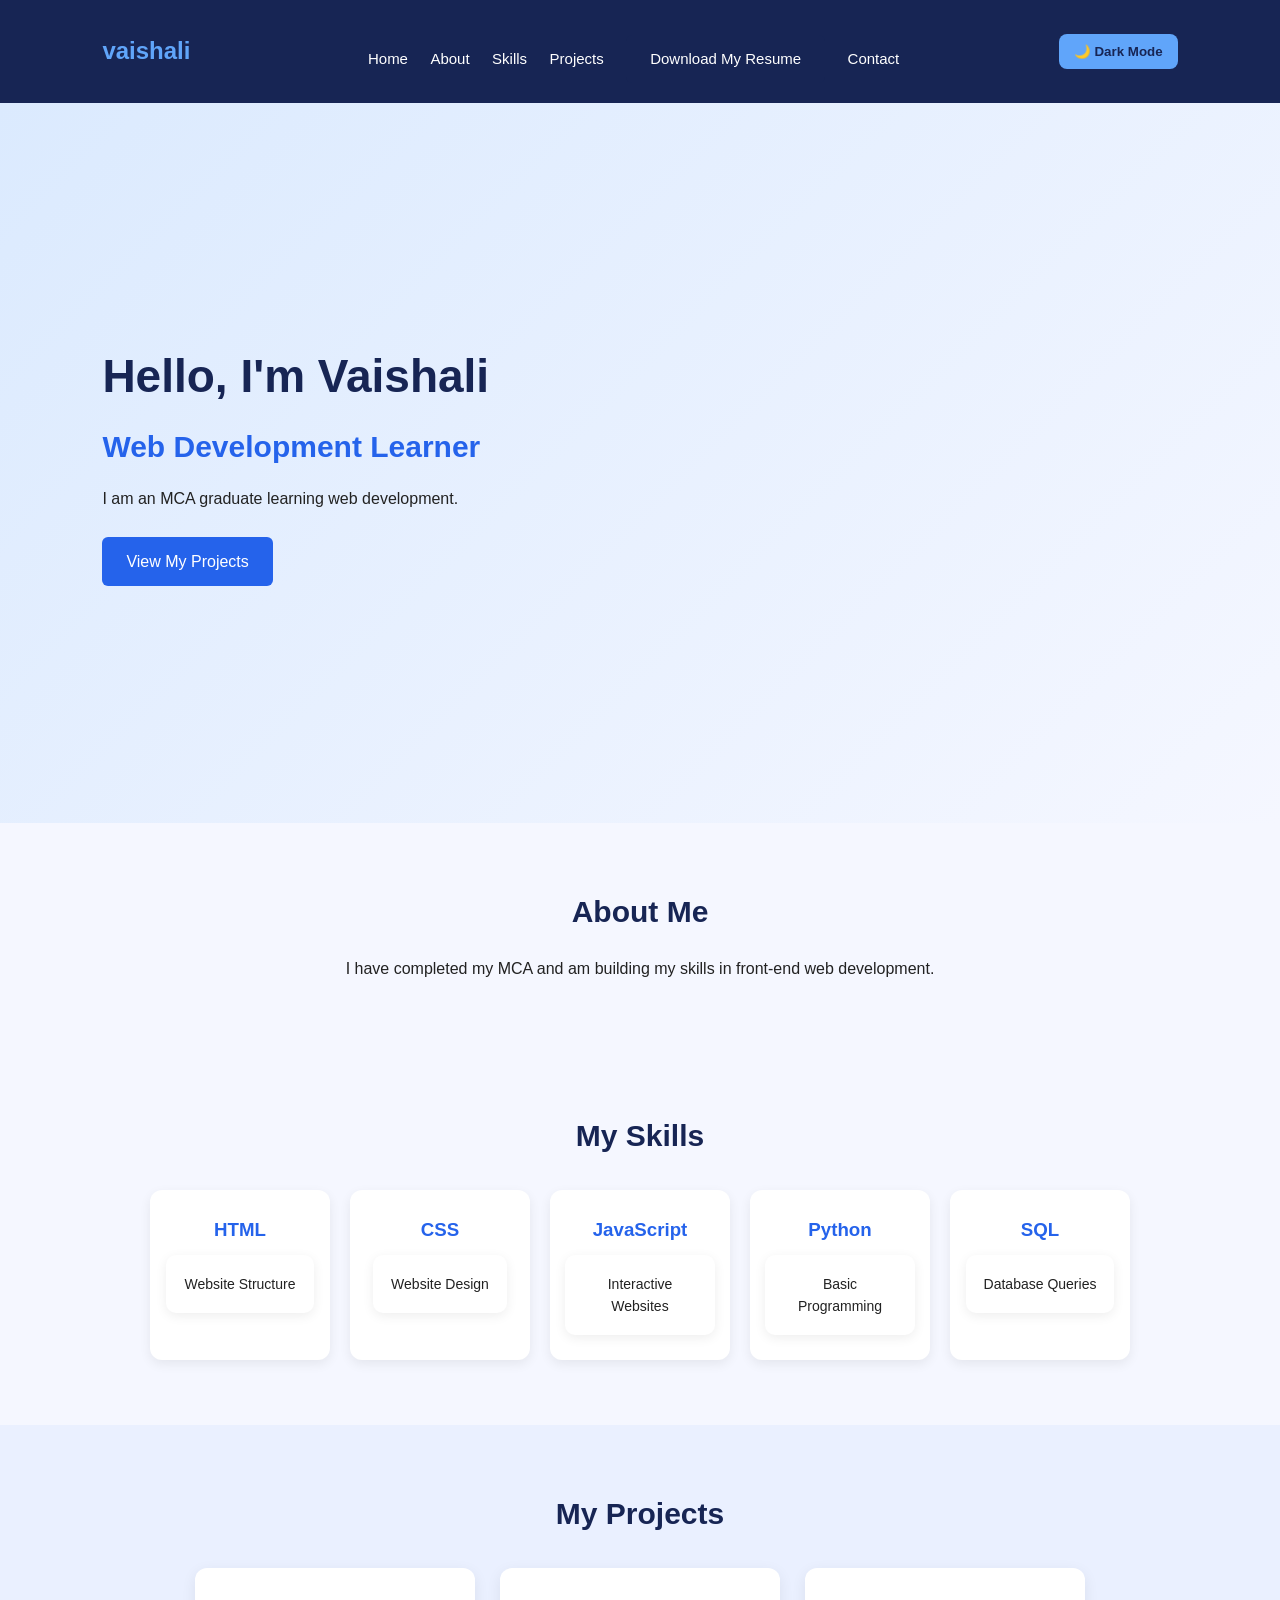
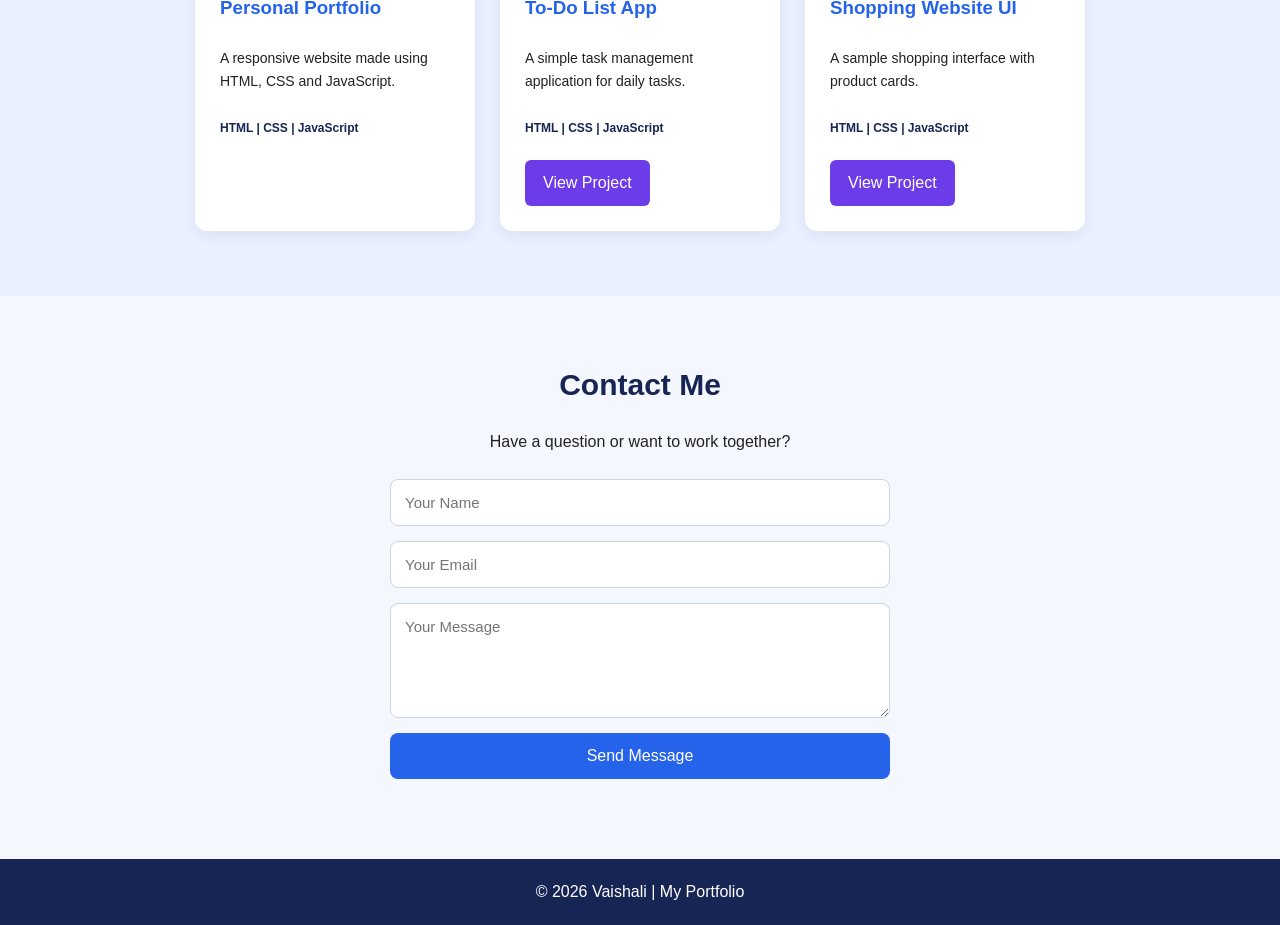
<file: index.html>
<!DOCTYPE html>
<html lang="en">
<head>
    <meta charset="UTF-8">
    <meta name="viewport" content="width=device-width, initial-scale=1.0">
    <title>Document</title>
    <link rel="stylesheet" href="style.css">
</head>
<body>
    <header>
        <h2>vaishali</h2>
        <nav>
            <a href="#home">Home</a>
            <a href="#about">About</a>
           <a href="#skills">Skills</a>
           <a href="#projects">Projects</a>
            <a href="resume.pdf" download class="resume-btn">Download My Resume</a>

            <a href="#contact">Contact</a>
        </nav>
        
        <button id="themeToggle">🌙 Dark Mode</button>

    </header>
    <section id="home">
        <h1>Hello, I'm Vaishali</h1>
        <h2>Web Development Learner</h2>
        <p>I am an MCA graduate learning web development.</p>
        <a href="#projects">View My Projects</a>
    </section>

    <section id="about">
        <h2>About Me</h2>
        <p>I have completed my MCA and am building
        my skills in front-end web development.</p>
    </section>

   
<section id="skills">
    <h2>My Skills</h2>

    <div class="skills-container">
        <div class="skill-card">
            <h3>HTML</h3>
            <p>Website Structure</p>
        </div>

        <div class="skill-card">
            <h3>CSS</h3>
            <p>Website Design</p>
        </div>

        <div class="skill-card">
            <h3>JavaScript</h3>
            <p>Interactive Websites</p>
        </div>

        <div class="skill-card">
            <h3>Python</h3>
            <p>Basic Programming</p>
        </div>

        <div class="skill-card">
            <h3>SQL</h3>
            <p>Database Queries</p>
        </div>
    </div>
</section>

   
<section id="projects">
    <h2>My Projects</h2>

    <div class="projects-container">

        <div class="project-card">
            <h3>Personal Portfolio</h3>
            <p>A responsive website made using HTML, CSS and JavaScript.</p>
            <span>HTML | CSS | JavaScript</span>
        </div>

       
       <div class="project-card">
         <h3>To-Do List App</h3>
         <p>A simple task management application for daily tasks.</p>
         <span>HTML | CSS | JavaScript</span>
         <a href="./todo.html">View Project</a>
       </div>

      <div class="project-card">
        <h3>Shopping Website UI</h3>
        <p>A sample shopping interface with product cards.</p>
        <span>HTML | CSS | JavaScript</span>
        <a href="./shopping.html">View Project</a>
      </div>

 </div>
</section>
<section id="contact">
    <h2>Contact Me</h2>
    <p>Have a question or want to work together?</p>

    <form id="contactForm">
        <input
            type="text"
            id="name"
            placeholder="Your Name"
            required
        >

        <input
            type="email"
            id="email"
            placeholder="Your Email"
            required
        >

        <textarea
            id="message"
            placeholder="Your Message"
            rows="5"
            required
        ></textarea>

        <button type="submit">Send Message</button>

        <p id="formStatus"></p>
    </form>
</section>


    <footer>
        <p>© 2026 Vaishali | My Portfolio</p>
    </footer>

    <script src="script.js"></script>
</body>
</html>
</file>
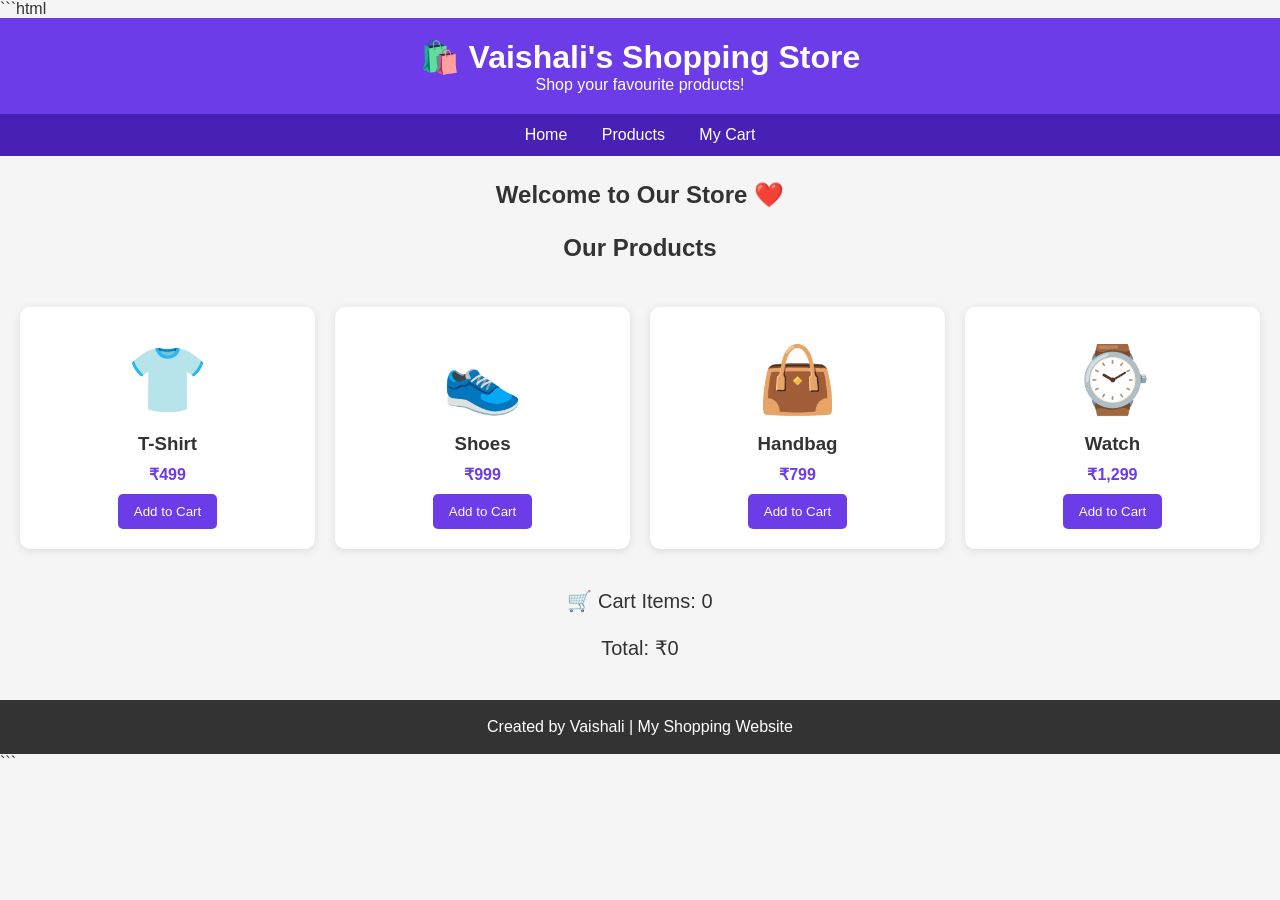
<file: shoping.html>
```html
<!DOCTYPE html>
<html lang="en">
<head>
    <meta charset="UTF-8">
    <meta name="viewport" content="width=device-width, initial-scale=1.0">
    <title>Vaishali's Shopping Store</title>

    <style>
        * {
            margin: 0;
            padding: 0;
            box-sizing: border-box;
        }

        body {
            font-family: Arial, sans-serif;
            background: #f5f5f5;
            color: #333;
        }

        header {
            background: #6c3ce9;
            color: white;
            padding: 20px;
            text-align: center;
        }

        nav {
            background: #4820b5;
            padding: 12px;
            text-align: center;
        }

        nav a {
            color: white;
            text-decoration: none;
            margin: 15px;
        }

        h2 {
            text-align: center;
            margin: 25px;
        }

        .products {
            display: grid;
            grid-template-columns: repeat(auto-fit, minmax(200px, 1fr));
            gap: 20px;
            padding: 20px;
        }

        .product {
            background: white;
            padding: 20px;
            text-align: center;
            border-radius: 10px;
            box-shadow: 0 2px 8px #ddd;
        }

        .product .emoji {
            font-size: 65px;
            margin: 15px;
        }

        .product h3 {
            margin: 10px;
        }

        .product p {
            color: #6c3ce9;
            font-weight: bold;
            margin: 10px;
        }

        button {
            background: #6c3ce9;
            color: white;
            border: none;
            padding: 10px 16px;
            border-radius: 5px;
            cursor: pointer;
        }

        button:hover {
            background: #4820b5;
        }

        #cart {
            text-align: center;
            padding: 20px;
            font-size: 20px;
        }

        footer {
            background: #333;
            color: white;
            text-align: center;
            padding: 18px;
            margin-top: 20px;
        }
    </style>
</head>

<body>

    <header>
        <h1>🛍️ Vaishali's Shopping Store</h1>
        <p>Shop your favourite products!</p>
    </header>

    <nav>
        <a href="#home">Home</a>
        <a href="#products">Products</a>
        <a href="#cart">My Cart</a>
    </nav>

    <section id="home">
        <h2>Welcome to Our Store ❤️</h2>
    </section>

    <section id="products">
        <h2>Our Products</h2>

        <div class="products">

            <div class="product">
                <div class="emoji">👕</div>
                <h3>T-Shirt</h3>
                <p>₹499</p>
                <button onclick="addToCart(499)">Add to Cart</button>
            </div>

            <div class="product">
                <div class="emoji">👟</div>
                <h3>Shoes</h3>
                <p>₹999</p>
                <button onclick="addToCart(999)">Add to Cart</button>
            </div>

            <div class="product">
                <div class="emoji">👜</div>
                <h3>Handbag</h3>
                <p>₹799</p>
                <button onclick="addToCart(799)">Add to Cart</button>
            </div>

            <div class="product">
                <div class="emoji">⌚</div>
                <h3>Watch</h3>
                <p>₹1,299</p>
                <button onclick="addToCart(1299)">Add to Cart</button>
            </div>

        </div>
    </section>

    <section id="cart">
        🛒 Cart Items: <span id="count">0</span>
        <br><br>
        Total: ₹<span id="total">0</span>
    </section>

    <footer>
        <p>Created by Vaishali | My Shopping Website</p>
    </footer>

    <script>
        let count = 0;
        let total = 0;

        function addToCart(price) {
            count++;
            total += price;

            document.getElementById("count").textContent = count;
            document.getElementById("total").textContent = total;

            alert("Product added to cart!");
        }
    </script>

</body>
</html>
```
</file>
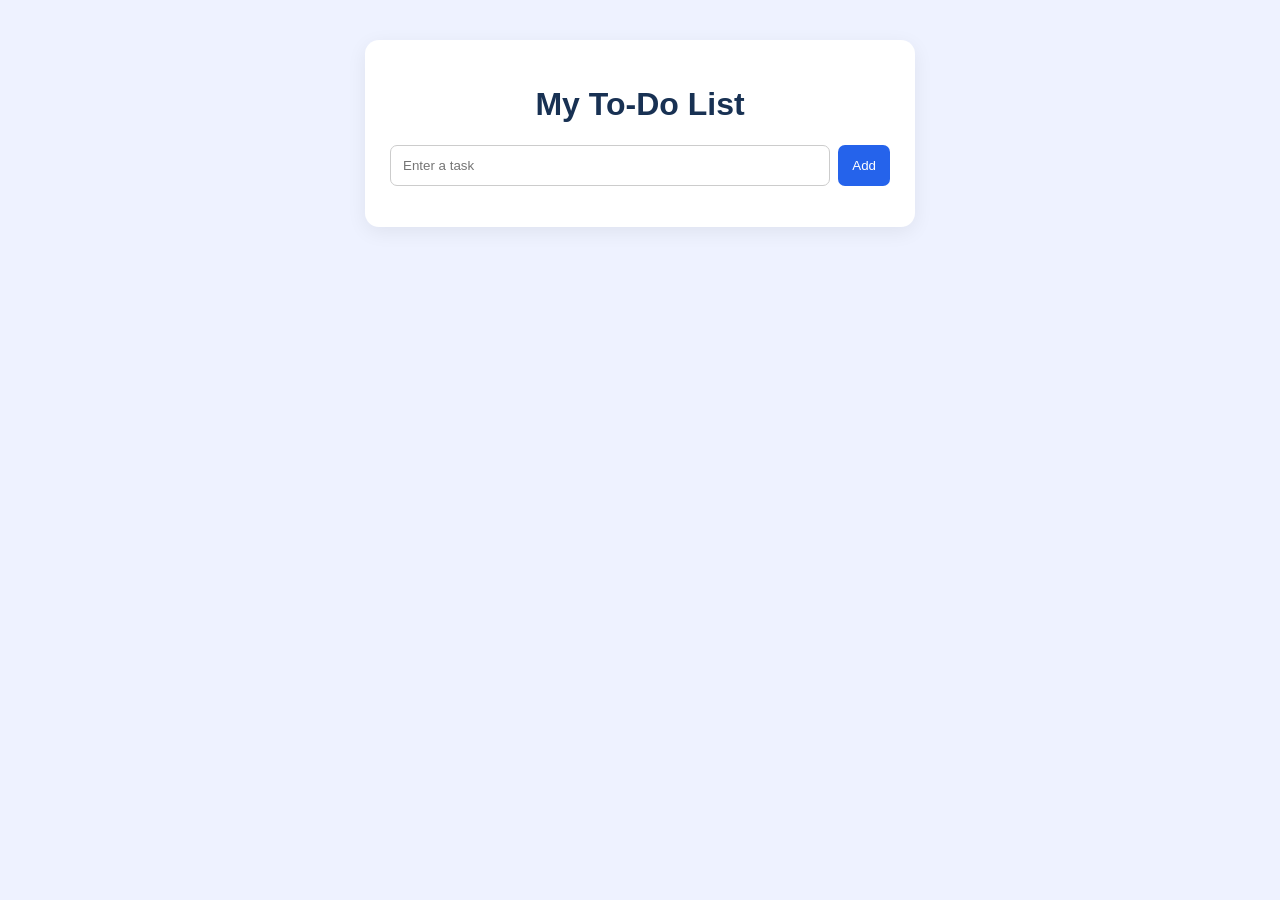
<file: todo.html>
<!DOCTYPE html>
<html lang="en">
<head>
  <meta charset="UTF-8">
  <meta name="viewport" content="width=device-width, initial-scale=1.0">
  <title>My To-Do List</title>
  <style>
    body {
      font-family: Arial, sans-serif;
      background: #eef2ff;
      margin: 0;
      padding: 40px 15px;
    }
    .app {
      max-width: 500px;
      margin: auto;
      background: white;
      padding: 25px;
      border-radius: 14px;
      box-shadow: 0 5px 20px #0001;
    }
    h1 { text-align: center; color: #183153; }
    .controls { display: flex; gap: 8px; }
    input {
      flex: 1;
      min-width: 0;
      padding: 12px;
      border: 1px solid #ccc;
      border-radius: 7px;
    }
    button {
      padding: 10px 14px;
      border: 0;
      border-radius: 7px;
      background: #2563eb;
      color: white;
      cursor: pointer;
    }
    ul { padding: 0; list-style: none; }
    li {
      display: flex;
      align-items: center;
      gap: 10px;
      padding: 12px 0;
      border-bottom: 1px solid #eee;
    }
    li span { flex: 1; overflow-wrap: anywhere; }
    li.done span {
      text-decoration: line-through;
      color: #777;
    }
    .delete { background: #dc2626; }
  </style>
</head>
<body>
  <main class="app">
    <h1>My To-Do List</h1>
    <div class="controls">
      <input id="taskInput" type="text" placeholder="Enter a task">
      <button id="addBtn">Add</button>
    </div>
    <ul id="taskList"></ul>
  </main>

  <script>
    const taskInput = document.getElementById("taskInput");
    const taskList = document.getElementById("taskList");
    const addBtn = document.getElementById("addBtn");

    function addTask() {
      const task = taskInput.value.trim();
      if (!task) {
        alert("Please enter a task!");
        return;
      }

      const li = document.createElement("li");
      const checkbox = document.createElement("input");
      checkbox.type = "checkbox";

      const text = document.createElement("span");
      text.textContent = task;

      checkbox.addEventListener("change", () => {
        li.classList.toggle("done", checkbox.checked);
      });

      const deleteBtn = document.createElement("button");
      deleteBtn.textContent = "Delete";
      deleteBtn.className = "delete";
      deleteBtn.addEventListener("click", () => li.remove());

      li.append(checkbox, text, deleteBtn);
      taskList.appendChild(li);
      taskInput.value = "";
      taskInput.focus();
    }

    addBtn.addEventListener("click", addTask);
    taskInput.addEventListener("keydown", event => {
      if (event.key === "Enter") addTask();
    });
  </script>
</body>
</html>
</file>
<file: style.css>
/* Basic settings */
* {
    margin: 0;
    padding: 0;
    box-sizing: border-box;
    scroll-behavior: smooth;
}

body {
    font-family: Arial, sans-serif;
    background-color: #f5f7ff;
    color: #222;
    line-height: 1.6;
}

/* Header and navigation */
header {
    background-color: #172554;
    color: white;
    padding: 20px 8%;
    display: flex;
    justify-content: space-between;
    align-items: center;
    flex-wrap: wrap;
    gap: 15px;
}

header h2 {
    color: #60a5fa;
}

nav a {
    color: white;
    text-decoration: none;
    margin-left: 18px;
    font-size: 15px;
}

nav a:hover {
    color: #60a5fa;
}

/* Home section */
#home {
    min-height: 80vh;
    padding: 100px 8%;
    display: flex;
    flex-direction: column;
    align-items: flex-start;
    justify-content: center;
    background: linear-gradient(135deg, #dbeafe, #f5f7ff);
}

#home h1 {
    font-size: 46px;
    color: #172554;
    margin-bottom: 10px;
}

#home h2 {
    color: #2563eb;
    margin-bottom: 15px;
}

#home p {
    margin-bottom: 25px;
}

/* Home button */
#home a {
    display: inline-block;
    background-color: #2563eb;
    color: white;
    padding: 12px 24px;
    border-radius: 6px;
    text-decoration: none;
}

#home a:hover {
    background-color: #172554;
}

/* General sections */
section:not(#home) {
    padding: 65px 8%;
    text-align: center;
}

section h2 {
    color: #172554;
    margin-bottom: 20px;
    font-size: 30px;
}

/* Skills */
#skills p {
    display: inline-block;
    background-color: white;
    padding: 18px;
    border-radius: 10px;
    box-shadow: 0 3px 12px #00000012;
}

/* Projects */
#projects {
    background-color: #eaf0ff;
}

/* Footer */
footer {
    background-color: #172554;
    color: white;
    text-align: center;
    padding: 20px;
}

/* Mobile responsive design */
@media (max-width: 600px) {
    header {
        flex-direction: column;
    }

    nav {
        display: flex;
        flex-wrap: wrap;
        justify-content: center;
        gap: 12px;
    }

    nav a {
        margin-left: 0;
    }

    #home {
        padding: 70px 6%;
    }

    #home h1 {
        font-size: 34px;
    }

    section:not(#home) {
        padding: 45px 6%;
    }
}

/* Skills cards */
.skills-container {
    display: flex;
    flex-wrap: wrap;
    justify-content: center;
    gap: 20px;
    margin-top: 30px;
}

.skill-card {
    background-color: white;
    width: 180px;
    padding: 25px 15px;
    border-radius: 12px;
    box-shadow: 0 4px 12px #00000012;
    transition: transform 0.3s, box-shadow 0.3s;
}

.skill-card h3 {
    color: #2563eb;
    margin-bottom: 10px;
}

.skill-card:hover {
    transform: translateY(-8px);
    box-shadow: 0 8px 20px #00000020;
}

.skill-card p {
    font-size: 14px;
}

/* Projects section */
.projects-container {
    display: flex;
    flex-wrap: wrap;
    justify-content: center;
    gap: 25px;
    margin-top: 30px;
}

.project-card {
    background: white;
    width: 280px;
    padding: 25px;
    border-radius: 12px;
    box-shadow: 0 4px 15px #00000012;
    text-align: left;
    transition: transform 0.3s;
    display: flex;
    flex-direction: column;
    align-items: flex-start;
    gap: 12px;
}


.project-card:hover {
    transform: translateY(-8px);
}

.project-card h3 {
    color: #2563eb;
    margin-bottom: 12px;
}

.project-card p {
    margin-bottom: 15px;
    font-size: 14px;
}

.project-card span {
    color: #172554;
    font-size: 12px;
    font-weight: bold;
}

/* Contact form */
#contactForm {
    max-width: 500px;
    margin: 25px auto 0;
    display: flex;
    flex-direction: column;
    gap: 15px;
}

#contactForm input,
#contactForm textarea {
    width: 100%;
    padding: 14px;
    border: 1px solid #cbd5e1;
    border-radius: 8px;
    font-family: Arial, sans-serif;
    font-size: 15px;
}

#contactForm input:focus,
#contactForm textarea:focus {
    outline: 2px solid #60a5fa;
    border-color: #2563eb;
}

#contactForm button {
    background-color: #2563eb;
    color: white;
    border: none;
    padding: 14px;
    border-radius: 8px;
    cursor: pointer;
    font-size: 16px;
}

#contactForm button:hover {
    background-color: #172554;
}

#formStatus {
    font-weight: bold;
    color: #166534;
}

/* Theme toggle button */
#themeToggle {
    background-color: #60a5fa;
    color: #172554;
    border: none;
    padding: 10px 15px;
    border-radius: 8px;
    cursor: pointer;
    font-weight: bold;
}

/* Dark theme */
body.dark-mode {
    background-color: #111827;
    color: #f9fafb;
}

body.dark-mode header,
body.dark-mode footer {
    background-color: #030712;
}

body.dark-mode #home {
    background: linear-gradient(135deg, #1e293b, #111827);
}

body.dark-mode section:not(#home),
body.dark-mode #projects {
    background-color: #1f2937;
    color: #f9fafb;
}

body.dark-mode section h2 {
    color: #93c5fd;
}

body.dark-mode .skill-card,
body.dark-mode .project-card {
    background-color: #374151;
    color: #f9fafb;
}

body.dark-mode .skill-card h3,
body.dark-mode .project-card h3 {
    color: #93c5fd;
}

body.dark-mode #contactForm input,
body.dark-mode #contactForm textarea {
    background-color: #374151;
    color: white;
    border-color: #6b7280;
}

body.dark-mode #contactForm input::placeholder,
body.dark-mode #contactForm textarea::placeholder {
    color: #d1d5db;
}

.resume-btn {
    display: inline-block;
    margin-top: 15px;
    padding: 12px 24px;
    background-color: #172554;
    color: white;
    text-decoration: none;
    border-radius: 6px;
    transition: 0.3s;
}

.resume-btn:hover {
    background-color: #1d4ed8;
    transform: translateY(-3px);
}

.project-link {
    display: inline-block;
    margin-top: 15px;
    padding: 10px 18px;
    background-color: #2563eb;
    color: white;
    text-decoration: none;
    border-radius: 6px;
    font-size: 14px;
    transition: 0.3s;
}

.project-link:hover {
    background-color: #172554;
    transform: translateY(-2px);
}

body.dark-mode .project-link {
    background-color: #60a5fa;
    color: #172554;
}
.project-card a {
    display: inline-block;
    margin-top: 10px;
    padding: 10px 18px;
    background: #6c3ce9;
    color: white;
    text-decoration: none;
    border-radius: 6px;
}
.product {
    background: white;
    padding: 25px 15px;
    text-align: center;
    border-radius: 15px;
    box-shadow: 0 4px 15px rgba(0, 0, 0, 0.08);
    transition: transform 0.3s;
}

.product:hover {
    transform: translateY(-5px);
}

.product .emoji {
    font-size: 75px;
    margin: 15px;
}
</file>
